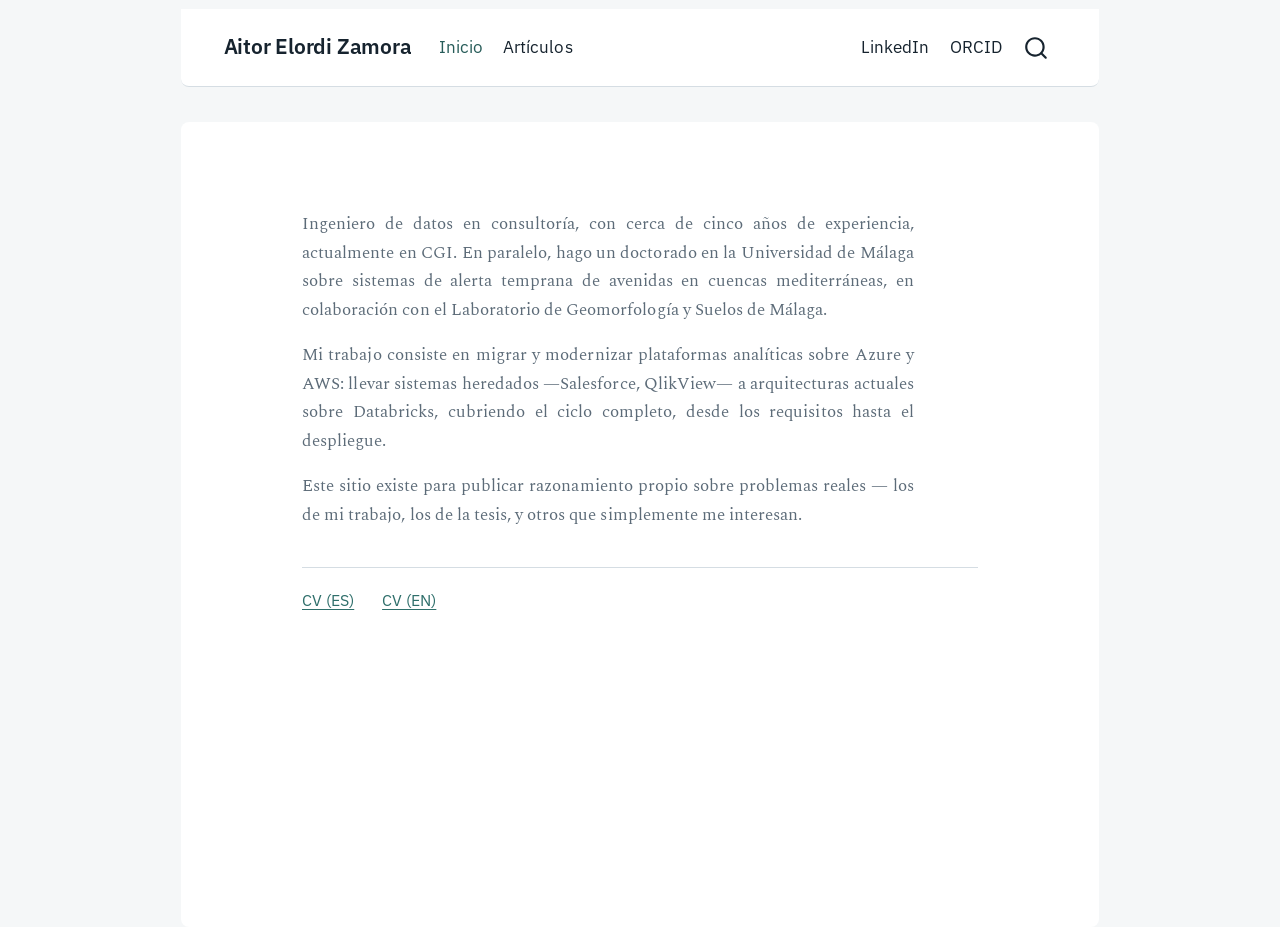
<file: index.html>
<!DOCTYPE html>
<html xmlns="http://www.w3.org/1999/xhtml" lang="en" xml:lang="en"><head>

<meta charset="utf-8">
<meta name="generator" content="quarto-1.10.18">

<meta name="viewport" content="width=device-width, initial-scale=1.0, user-scalable=yes">


<title>Aitor Elordi Zamora</title>
<style>
/* Default styles provided by pandoc.
** See https://pandoc.org/MANUAL.html#variables-for-html for config info.
*/
span.smallcaps{font-variant: small-caps;}
div.columns{display: flex; gap: 1.5em;}
div.column{flex: auto;}
@media screen {
div.columns{gap: min(4vw, 1.5em);}
div.column{overflow-x: auto;}
}
div.hanging-indent{margin-left: 1.5em; text-indent: -1.5em;}
ul.task-list{list-style: none;}
ul.task-list li input[type="checkbox"] {
  width: 0.8em;
  margin: 0 0.8em 0.2em -1em; /* quarto-specific, see https://github.com/quarto-dev/quarto-cli/issues/4556 */ 
  vertical-align: middle;
}
</style>


<script src="site_libs/quarto-nav/quarto-nav.js"></script>
<script src="site_libs/quarto-nav/headroom.min.js"></script>
<script src="site_libs/clipboard/clipboard.min.js"></script>
<script src="site_libs/quarto-search/autocomplete.umd.js"></script>
<script src="site_libs/quarto-search/fuse.min.js"></script>
<script src="site_libs/quarto-search/quarto-search.js"></script>
<meta name="quarto:offset" content="./">
<script src="site_libs/quarto-html/quarto.js" type="module"></script>
<script src="site_libs/quarto-html/tabsets/tabsets.js" type="module"></script>
<script src="site_libs/quarto-html/popper.min.js"></script>
<script src="site_libs/quarto-html/tippy.umd.min.js"></script>
<script src="site_libs/quarto-html/anchor.min.js"></script>
<link href="site_libs/quarto-html/tippy.css" rel="stylesheet">
<link href="site_libs/quarto-html/quarto-syntax-highlighting-64a204ab8560d761af7679ceaba22944.css" rel="stylesheet" id="quarto-text-highlighting-styles">
<script src="site_libs/bootstrap/bootstrap.min.js"></script>
<link href="site_libs/bootstrap/bootstrap-icons.css" rel="stylesheet">
<link href="site_libs/bootstrap/bootstrap-f82396a459fa6baa821c9434139e5e09.min.css" rel="stylesheet" append-hash="true" id="quarto-bootstrap" data-mode="light">
<script id="quarto-search-options" type="application/json">{
  "location": "navbar",
  "copy-button": false,
  "collapse-after": 3,
  "panel-placement": "end",
  "type": "overlay",
  "limit": 50,
  "keyboard-shortcut": [
    "f",
    "/",
    "s"
  ],
  "show-item-context": false,
  "language": {
    "search-no-results-text": "No results",
    "search-matching-documents-text": "matching documents",
    "search-copy-link-title": "Copy link to search",
    "search-hide-matches-text": "Hide additional matches",
    "search-more-match-text": "more match in this document",
    "search-more-matches-text": "more matches in this document",
    "search-clear-button-title": "Clear",
    "search-text-placeholder": "",
    "search-detached-cancel-button-title": "Cancel",
    "search-submit-button-title": "Submit",
    "search-label": "Search"
  }
}</script>
<meta name="robots" content="noindex, nofollow">


</head>

<body class="nav-fixed fullcontent quarto-light">

<div id="quarto-search-results"></div>
  <header id="quarto-header" class="headroom fixed-top">
    <nav class="navbar navbar-expand-lg " data-bs-theme="dark">
      <div class="navbar-container container-fluid">
      <div class="navbar-brand-container mx-auto">
    <a class="navbar-brand" href="./index.html">
    <span class="navbar-title">Aitor Elordi Zamora</span>
    </a>
  </div>
            <div id="quarto-search" class="" title="Search"></div>
          <button class="navbar-toggler" type="button" data-bs-toggle="collapse" data-bs-target="#navbarCollapse" aria-controls="navbarCollapse" role="menu" aria-expanded="false" aria-label="Toggle navigation" onclick="if (window.quartoToggleHeadroom) { window.quartoToggleHeadroom(); }">
  <span class="navbar-toggler-icon"></span>
</button>
          <div class="collapse navbar-collapse" id="navbarCollapse">
            <ul class="navbar-nav navbar-nav-scroll me-auto">
  <li class="nav-item">
    <a class="nav-link active" href="./index.html" aria-current="page"> 
<span class="menu-text">Inicio</span></a>
  </li>  
  <li class="nav-item">
    <a class="nav-link" href="./articulos.html"> 
<span class="menu-text">Artículos</span></a>
  </li>  
</ul>
            <ul class="navbar-nav navbar-nav-scroll ms-auto">
  <li class="nav-item">
    <a class="nav-link" href="https://www.linkedin.com/in/aitor-elordi-zamora"> 
<span class="menu-text">LinkedIn</span></a>
  </li>  
  <li class="nav-item">
    <a class="nav-link" href="https://orcid.org/0009-0006-1962-8078"> 
<span class="menu-text">ORCID</span></a>
  </li>  
</ul>
          </div> <!-- /navcollapse -->
            <div class="quarto-navbar-tools">
</div>
      </div> <!-- /container-fluid -->
    </nav>
</header>
<!-- content -->
<div id="quarto-content" class="quarto-container page-columns page-rows-contents page-layout-article page-navbar">
<!-- sidebar -->
<!-- margin-sidebar -->
    
<!-- main -->
<main class="content" id="quarto-document-content"><header id="title-block-header" class="quarto-title-block"></header>




<div class="hero">
<p><span class="bio">Ingeniero de datos en consultoría, con cerca de cinco años de experiencia, actualmente en CGI. En paralelo, hago un doctorado en la Universidad de Málaga sobre sistemas de alerta temprana de avenidas en cuencas mediterráneas, en colaboración con el Laboratorio de Geomorfología y Suelos de Málaga.</span></p>
<p><span class="bio">Mi trabajo consiste en migrar y modernizar plataformas analíticas sobre Azure y AWS: llevar sistemas heredados —Salesforce, QlikView— a arquitecturas actuales sobre Databricks, cubriendo el ciclo completo, desde los requisitos hasta el despliegue.</span></p>
<p><span class="bio">Este sitio existe para publicar razonamiento propio sobre problemas reales — los de mi trabajo, los de la tesis, y otros que simplemente me interesan.</span></p>
<div class="elsewhere">
<p><a href="cv.pdf">CV (ES)</a> <a href="cv_en.pdf">CV (EN)</a></p>
</div>
</div>



</main> <!-- /main -->
<script id="quarto-html-after-body" type="application/javascript">
  window.document.addEventListener("DOMContentLoaded", function (event) {
    const icon = "";
    const anchorJS = new window.AnchorJS();
    anchorJS.options = {
      placement: 'right',
      icon: icon
    };
    anchorJS.add('.anchored');
    const isCodeAnnotation = (el) => {
      for (const clz of el.classList) {
        if (clz.startsWith('code-annotation-')) {                     
          return true;
        }
      }
      return false;
    }
    const onCopySuccess = function(e) {
      // button target
      const button = e.trigger;
      // don't keep focus
      button.blur();
      // flash "checked"
      button.classList.add('code-copy-button-checked');
      var currentTitle = button.getAttribute("title");
      button.setAttribute("title", "Copied!");
      let tooltip;
      if (window.bootstrap) {
        button.setAttribute("data-bs-toggle", "tooltip");
        button.setAttribute("data-bs-placement", "left");
        button.setAttribute("data-bs-title", "Copied!");
        tooltip = new bootstrap.Tooltip(button, 
          { trigger: "manual", 
            customClass: "code-copy-button-tooltip",
            offset: [0, -8]});
        tooltip.show();    
      }
      setTimeout(function() {
        if (tooltip) {
          tooltip.hide();
          button.removeAttribute("data-bs-title");
          button.removeAttribute("data-bs-toggle");
          button.removeAttribute("data-bs-placement");
        }
        button.setAttribute("title", currentTitle);
        button.classList.remove('code-copy-button-checked');
      }, 1000);
      // clear code selection
      e.clearSelection();
    }
    const getTextToCopy = function(trigger) {
      const outerScaffold = trigger.parentElement.cloneNode(true);
      const codeEl = outerScaffold.querySelector('code');
      for (const childEl of codeEl.children) {
        if (isCodeAnnotation(childEl)) {
          childEl.remove();
        }
      }
      return codeEl.innerText;
    }
    const clipboard = new window.ClipboardJS('.code-copy-button:not([data-in-quarto-modal])', {
      text: getTextToCopy
    });
    clipboard.on('success', onCopySuccess);
    if (window.document.getElementById('quarto-embedded-source-code-modal')) {
      const clipboardModal = new window.ClipboardJS('.code-copy-button[data-in-quarto-modal]', {
        text: getTextToCopy,
        container: window.document.getElementById('quarto-embedded-source-code-modal')
      });
      clipboardModal.on('success', onCopySuccess);
    }
      var localhostRegex = new RegExp(/^(?:http|https):\/\/localhost\:?[0-9]*\//);
      var mailtoRegex = new RegExp(/^mailto:/);
        var filterRegex = new RegExp("https:\/\/aitorez\.github\.io\/portfolio");
      var isInternal = (href) => {
          return filterRegex.test(href) || localhostRegex.test(href) || mailtoRegex.test(href);
      }
      // Inspect non-navigation links and adorn them if external
     var links = window.document.querySelectorAll('a[href]:not(.nav-link):not(.navbar-brand):not(.toc-action):not(.sidebar-link):not(.sidebar-item-toggle):not(.pagination-link):not(.no-external):not([aria-hidden]):not(.dropdown-item):not(.quarto-navigation-tool):not(.about-link)');
      for (var i=0; i<links.length; i++) {
        const link = links[i];
        if (!isInternal(link.href)) {
          // undo the damage that might have been done by quarto-nav.js in the case of
          // links that we want to consider external
          if (link.dataset.originalHref !== undefined) {
            link.href = link.dataset.originalHref;
          }
            // target, if specified
            link.setAttribute("target", "_blank");
            if (link.getAttribute("rel") === null) {
              link.setAttribute("rel", "noopener");
            }
        }
      }
    function tippyHover(el, contentFn, onTriggerFn, onUntriggerFn) {
      const config = {
        allowHTML: true,
        maxWidth: 500,
        delay: 100,
        arrow: false,
        appendTo: function(el) {
            return el.parentElement;
        },
        interactive: true,
        interactiveBorder: 10,
        theme: 'quarto',
        placement: 'bottom-start',
      };
      if (contentFn) {
        config.content = contentFn;
      }
      if (onTriggerFn) {
        config.onTrigger = onTriggerFn;
      }
      if (onUntriggerFn) {
        config.onUntrigger = onUntriggerFn;
      }
      window.tippy(el, config); 
    }
    const noterefs = window.document.querySelectorAll('a[role="doc-noteref"]');
    for (var i=0; i<noterefs.length; i++) {
      const ref = noterefs[i];
      tippyHover(ref, function() {
        // use id or data attribute instead here
        let href = ref.getAttribute('data-footnote-href') || ref.getAttribute('href');
        try { href = new URL(href).hash; } catch {}
        const id = href.replace(/^#\/?/, "");
        const note = window.document.getElementById(id);
        if (note) {
          return note.innerHTML;
        } else {
          return "";
        }
      });
    }
    const xrefs = window.document.querySelectorAll('a.quarto-xref');
    const processXRef = (id, note) => {
      // Strip column container classes
      const stripColumnClz = (el) => {
        el.classList.remove("page-full", "page-columns");
        if (el.children) {
          for (const child of el.children) {
            stripColumnClz(child);
          }
        }
      }
      stripColumnClz(note)
      if (id === null || id.startsWith('sec-')) {
        // Special case sections, only their first couple elements
        const container = document.createElement("div");
        if (note.children && note.children.length > 2) {
          container.appendChild(note.children[0].cloneNode(true));
          for (let i = 1; i < note.children.length; i++) {
            const child = note.children[i];
            if (child.tagName === "P" && child.innerText === "") {
              continue;
            } else {
              container.appendChild(child.cloneNode(true));
              break;
            }
          }
          if (window.Quarto?.typesetMath) {
            window.Quarto.typesetMath(container);
          }
          return container.innerHTML
        } else {
          if (window.Quarto?.typesetMath) {
            window.Quarto.typesetMath(note);
          }
          return note.innerHTML;
        }
      } else {
        // Remove any anchor links if they are present
        const anchorLink = note.querySelector('a.anchorjs-link');
        if (anchorLink) {
          anchorLink.remove();
        }
        if (window.Quarto?.typesetMath) {
          window.Quarto.typesetMath(note);
        }
        if (note.classList.contains("callout")) {
          return note.outerHTML;
        } else {
          return note.innerHTML;
        }
      }
    }
    for (var i=0; i<xrefs.length; i++) {
      const xref = xrefs[i];
      tippyHover(xref, undefined, function(instance) {
        instance.disable();
        let url = xref.getAttribute('href');
        let hash = undefined; 
        if (url.startsWith('#')) {
          hash = url;
        } else {
          try { hash = new URL(url).hash; } catch {}
        }
        if (hash) {
          const id = hash.replace(/^#\/?/, "");
          const note = window.document.getElementById(id);
          if (note !== null) {
            try {
              const html = processXRef(id, note.cloneNode(true));
              instance.setContent(html);
            } finally {
              instance.enable();
              instance.show();
            }
          } else {
            // See if we can fetch this
            fetch(url.split('#')[0])
            .then(res => res.text())
            .then(html => {
              const parser = new DOMParser();
              const htmlDoc = parser.parseFromString(html, "text/html");
              const note = htmlDoc.getElementById(id);
              if (note !== null) {
                const html = processXRef(id, note);
                instance.setContent(html);
              } 
            }).finally(() => {
              instance.enable();
              instance.show();
            });
          }
        } else {
          // See if we can fetch a full url (with no hash to target)
          // This is a special case and we should probably do some content thinning / targeting
          fetch(url)
          .then(res => res.text())
          .then(html => {
            const parser = new DOMParser();
            const htmlDoc = parser.parseFromString(html, "text/html");
            const note = htmlDoc.querySelector('main.content');
            if (note !== null) {
              // This should only happen for chapter cross references
              // (since there is no id in the URL)
              // remove the first header
              if (note.children.length > 0 && note.children[0].tagName === "HEADER") {
                note.children[0].remove();
              }
              const html = processXRef(null, note);
              instance.setContent(html);
            } 
          }).finally(() => {
            instance.enable();
            instance.show();
          });
        }
      }, function(instance) {
      });
    }
        let selectedAnnoteEl;
        const selectorForAnnotation = ( cell, annotation) => {
          let cellAttr = 'data-code-cell="' + cell + '"';
          let lineAttr = 'data-code-annotation="' +  annotation + '"';
          const selector = 'span[' + cellAttr + '][' + lineAttr + ']';
          return selector;
        }
        const selectCodeLines = (annoteEl) => {
          const doc = window.document;
          const targetCell = annoteEl.getAttribute("data-target-cell");
          const targetAnnotation = annoteEl.getAttribute("data-target-annotation");
          const annoteSpan = window.document.querySelector(selectorForAnnotation(targetCell, targetAnnotation));
          const lines = annoteSpan.getAttribute("data-code-lines").split(",");
          const lineIds = lines.map((line) => {
            return targetCell + "-" + line;
          })
          let top = null;
          let height = null;
          let parent = null;
          if (lineIds.length > 0) {
              //compute the position of the single el (top and bottom and make a div)
              const el = window.document.getElementById(lineIds[0]);
              top = el.offsetTop;
              height = el.offsetHeight;
              parent = el.parentElement.parentElement;
            if (lineIds.length > 1) {
              const lastEl = window.document.getElementById(lineIds[lineIds.length - 1]);
              const bottom = lastEl.offsetTop + lastEl.offsetHeight;
              height = bottom - top;
            }
            if (top !== null && height !== null && parent !== null) {
              // cook up a div (if necessary) and position it 
              let div = window.document.getElementById("code-annotation-line-highlight");
              if (div === null) {
                div = window.document.createElement("div");
                div.setAttribute("id", "code-annotation-line-highlight");
                div.style.position = 'absolute';
                parent.appendChild(div);
              }
              div.style.top = top - 2 + "px";
              div.style.height = height + 4 + "px";
              div.style.left = 0;
              let gutterDiv = window.document.getElementById("code-annotation-line-highlight-gutter");
              if (gutterDiv === null) {
                gutterDiv = window.document.createElement("div");
                gutterDiv.setAttribute("id", "code-annotation-line-highlight-gutter");
                gutterDiv.style.position = 'absolute';
                const codeCell = window.document.getElementById(targetCell);
                const gutter = codeCell.querySelector('.code-annotation-gutter');
                gutter.appendChild(gutterDiv);
              }
              gutterDiv.style.top = top - 2 + "px";
              gutterDiv.style.height = height + 4 + "px";
            }
            selectedAnnoteEl = annoteEl;
          }
        };
        const unselectCodeLines = () => {
          const elementsIds = ["code-annotation-line-highlight", "code-annotation-line-highlight-gutter"];
          elementsIds.forEach((elId) => {
            const div = window.document.getElementById(elId);
            if (div) {
              div.remove();
            }
          });
          selectedAnnoteEl = undefined;
        };
          // Handle positioning of the toggle
      window.addEventListener(
        "resize",
        throttle(() => {
          elRect = undefined;
          if (selectedAnnoteEl) {
            selectCodeLines(selectedAnnoteEl);
          }
        }, 10)
      );
      function throttle(fn, ms) {
      let throttle = false;
      let timer;
        return (...args) => {
          if(!throttle) { // first call gets through
              fn.apply(this, args);
              throttle = true;
          } else { // all the others get throttled
              if(timer) clearTimeout(timer); // cancel #2
              timer = setTimeout(() => {
                fn.apply(this, args);
                timer = throttle = false;
              }, ms);
          }
        };
      }
        // Attach click handler to the DT
        const annoteDls = window.document.querySelectorAll('dt[data-target-cell]');
        for (const annoteDlNode of annoteDls) {
          annoteDlNode.addEventListener('click', (event) => {
            const clickedEl = event.target;
            if (clickedEl !== selectedAnnoteEl) {
              unselectCodeLines();
              const activeEl = window.document.querySelector('dt[data-target-cell].code-annotation-active');
              if (activeEl) {
                activeEl.classList.remove('code-annotation-active');
              }
              selectCodeLines(clickedEl);
              clickedEl.classList.add('code-annotation-active');
            } else {
              // Unselect the line
              unselectCodeLines();
              clickedEl.classList.remove('code-annotation-active');
            }
          });
        }
    const findCites = (el) => {
      const parentEl = el.parentElement;
      if (parentEl) {
        const cites = parentEl.dataset.cites;
        if (cites) {
          return {
            el,
            cites: cites.split(' ')
          };
        } else {
          return findCites(el.parentElement)
        }
      } else {
        return undefined;
      }
    };
    var bibliorefs = window.document.querySelectorAll('a[role="doc-biblioref"]');
    for (var i=0; i<bibliorefs.length; i++) {
      const ref = bibliorefs[i];
      const citeInfo = findCites(ref);
      if (citeInfo) {
        tippyHover(citeInfo.el, function() {
          var popup = window.document.createElement('div');
          citeInfo.cites.forEach(function(cite) {
            var citeDiv = window.document.createElement('div');
            citeDiv.classList.add('hanging-indent');
            citeDiv.classList.add('csl-entry');
            var biblioDiv = window.document.getElementById('ref-' + cite);
            if (biblioDiv) {
              citeDiv.innerHTML = biblioDiv.innerHTML;
            }
            popup.appendChild(citeDiv);
          });
          return popup.innerHTML;
        });
      }
    }
  });
  </script>
</div> <!-- /content -->




</body></html>
</file>
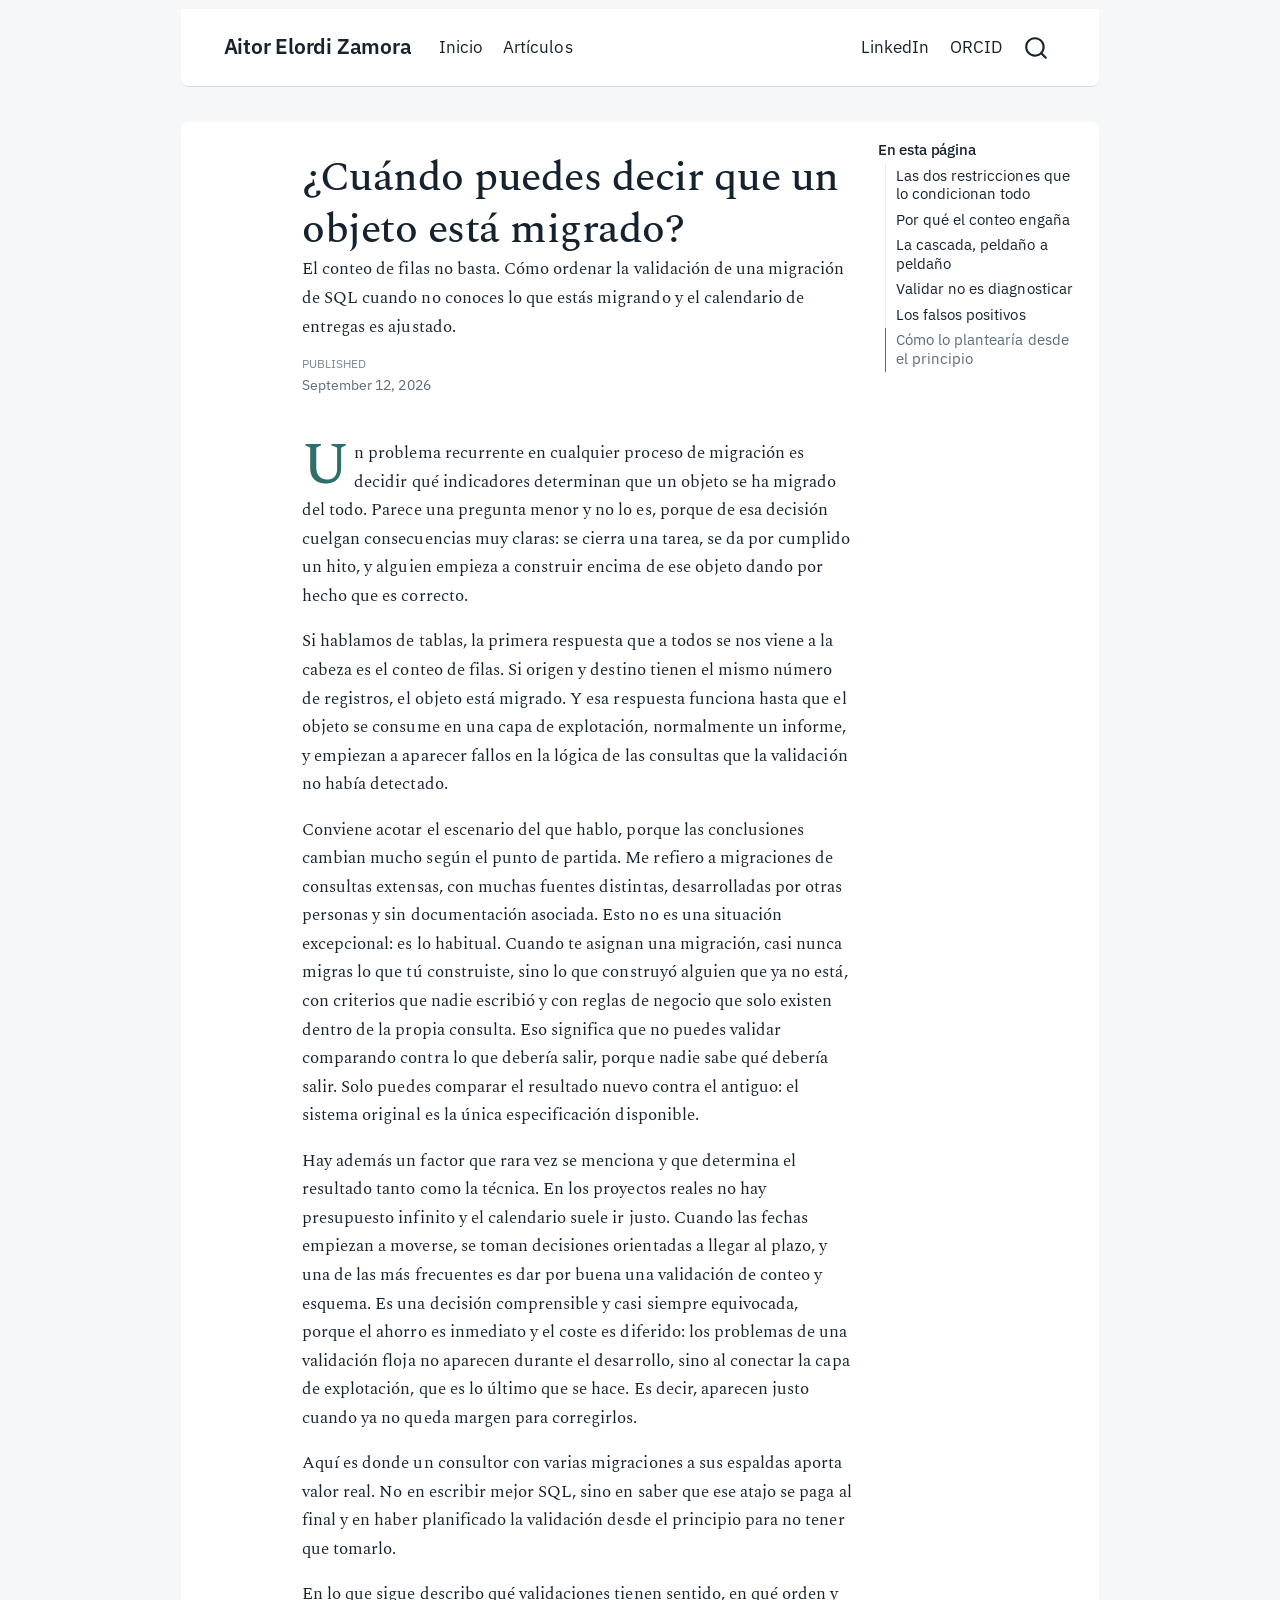
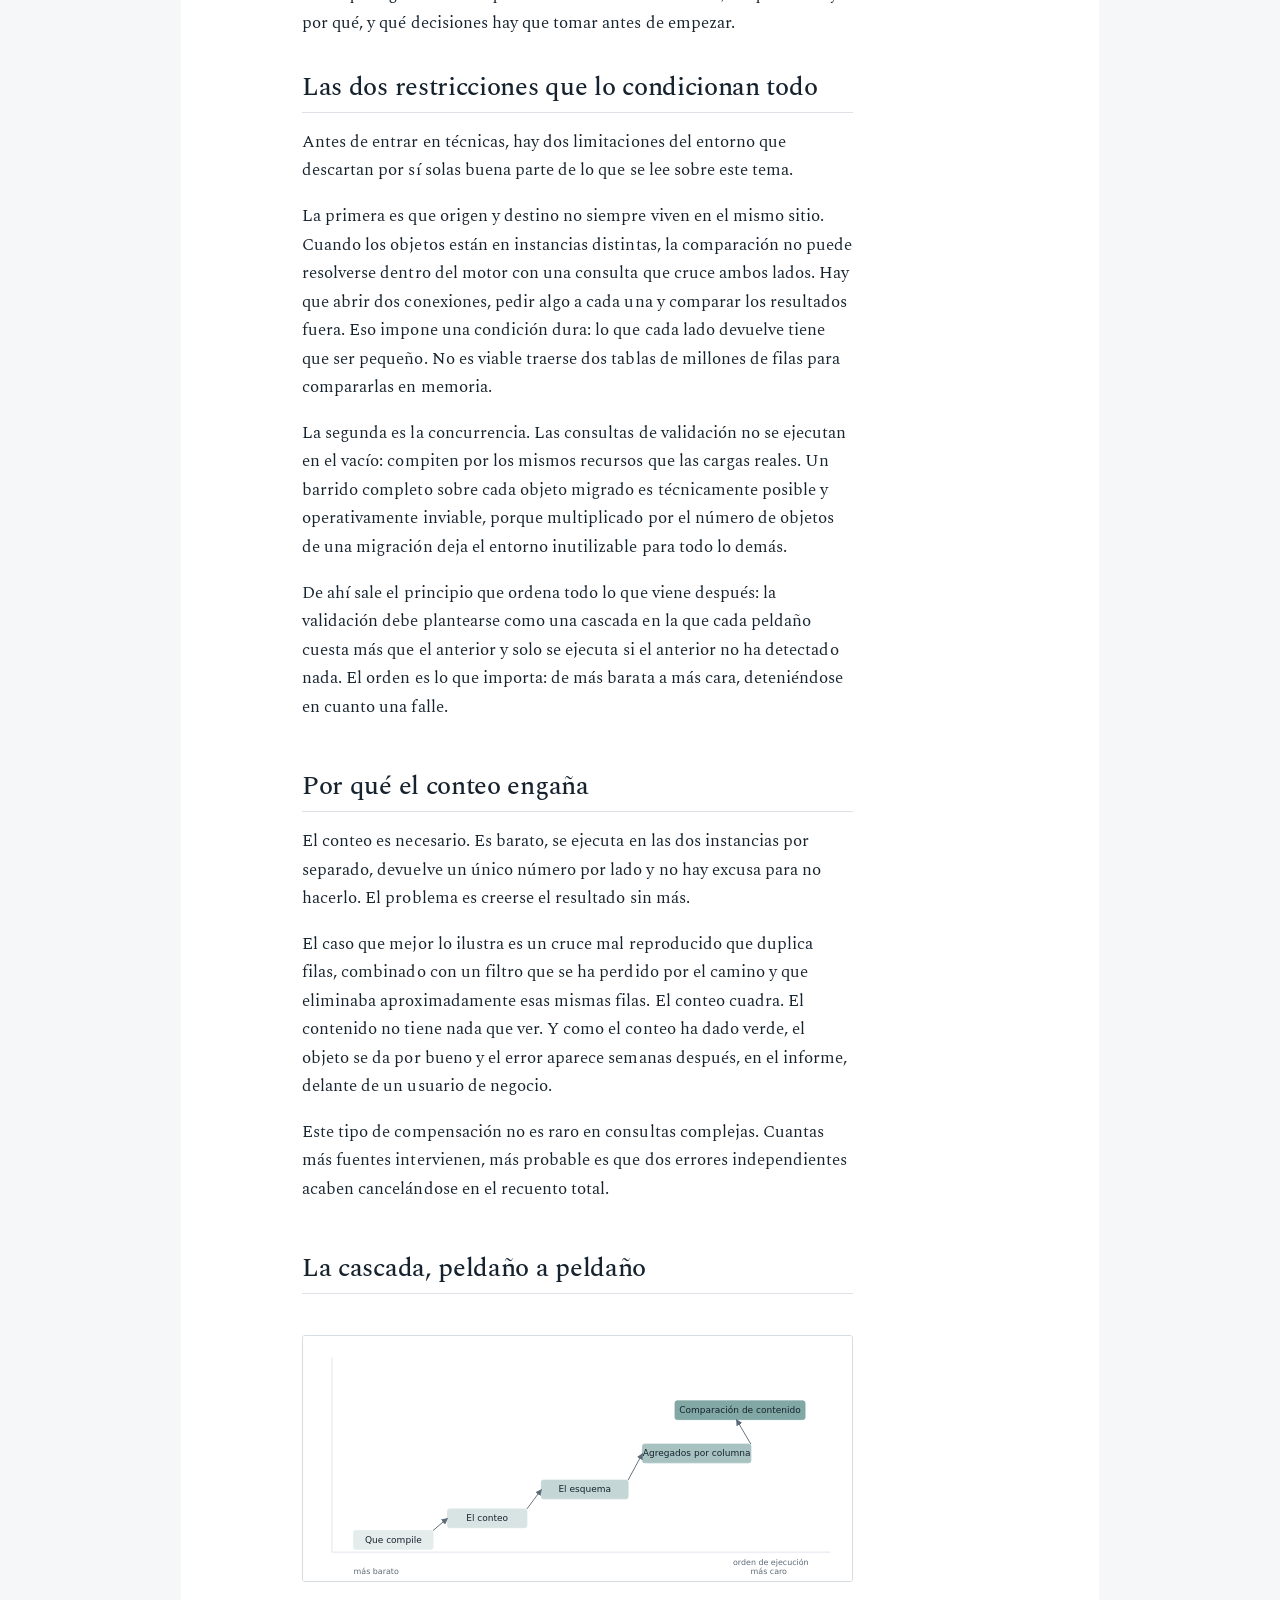
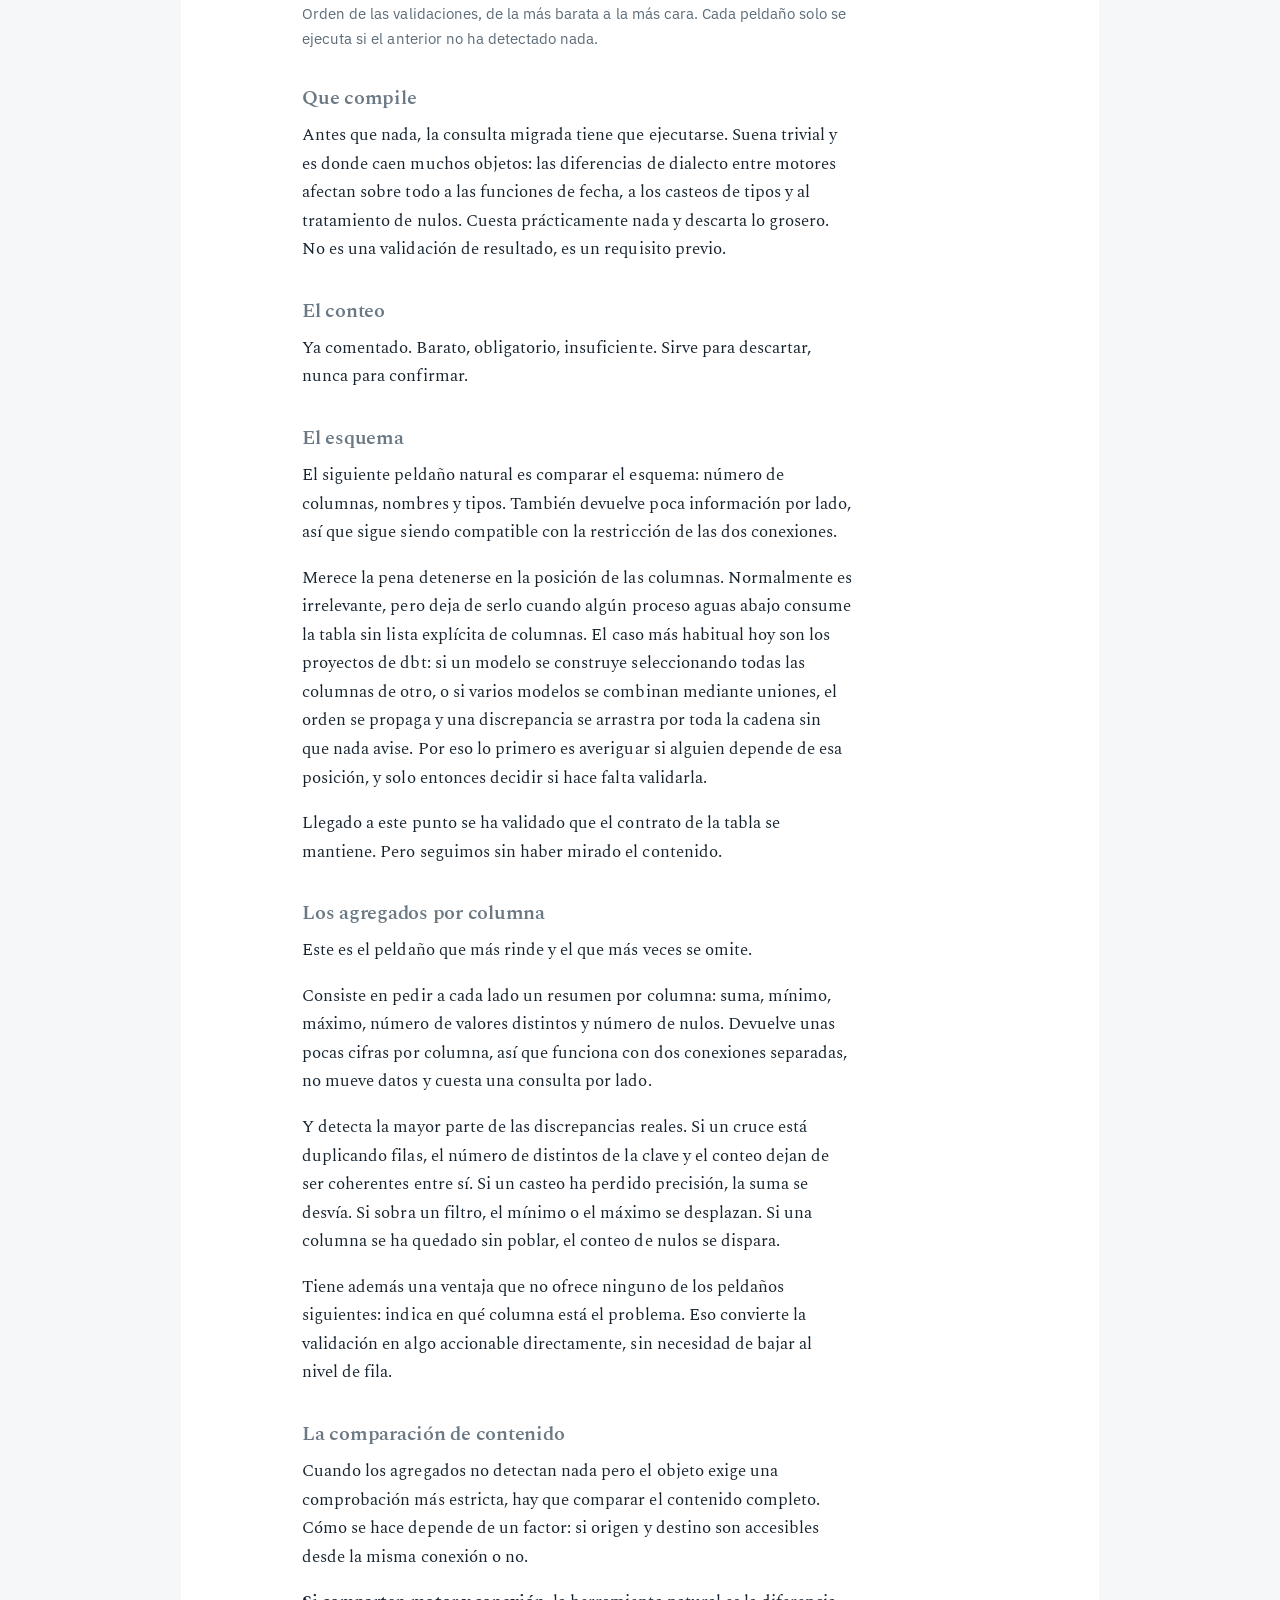
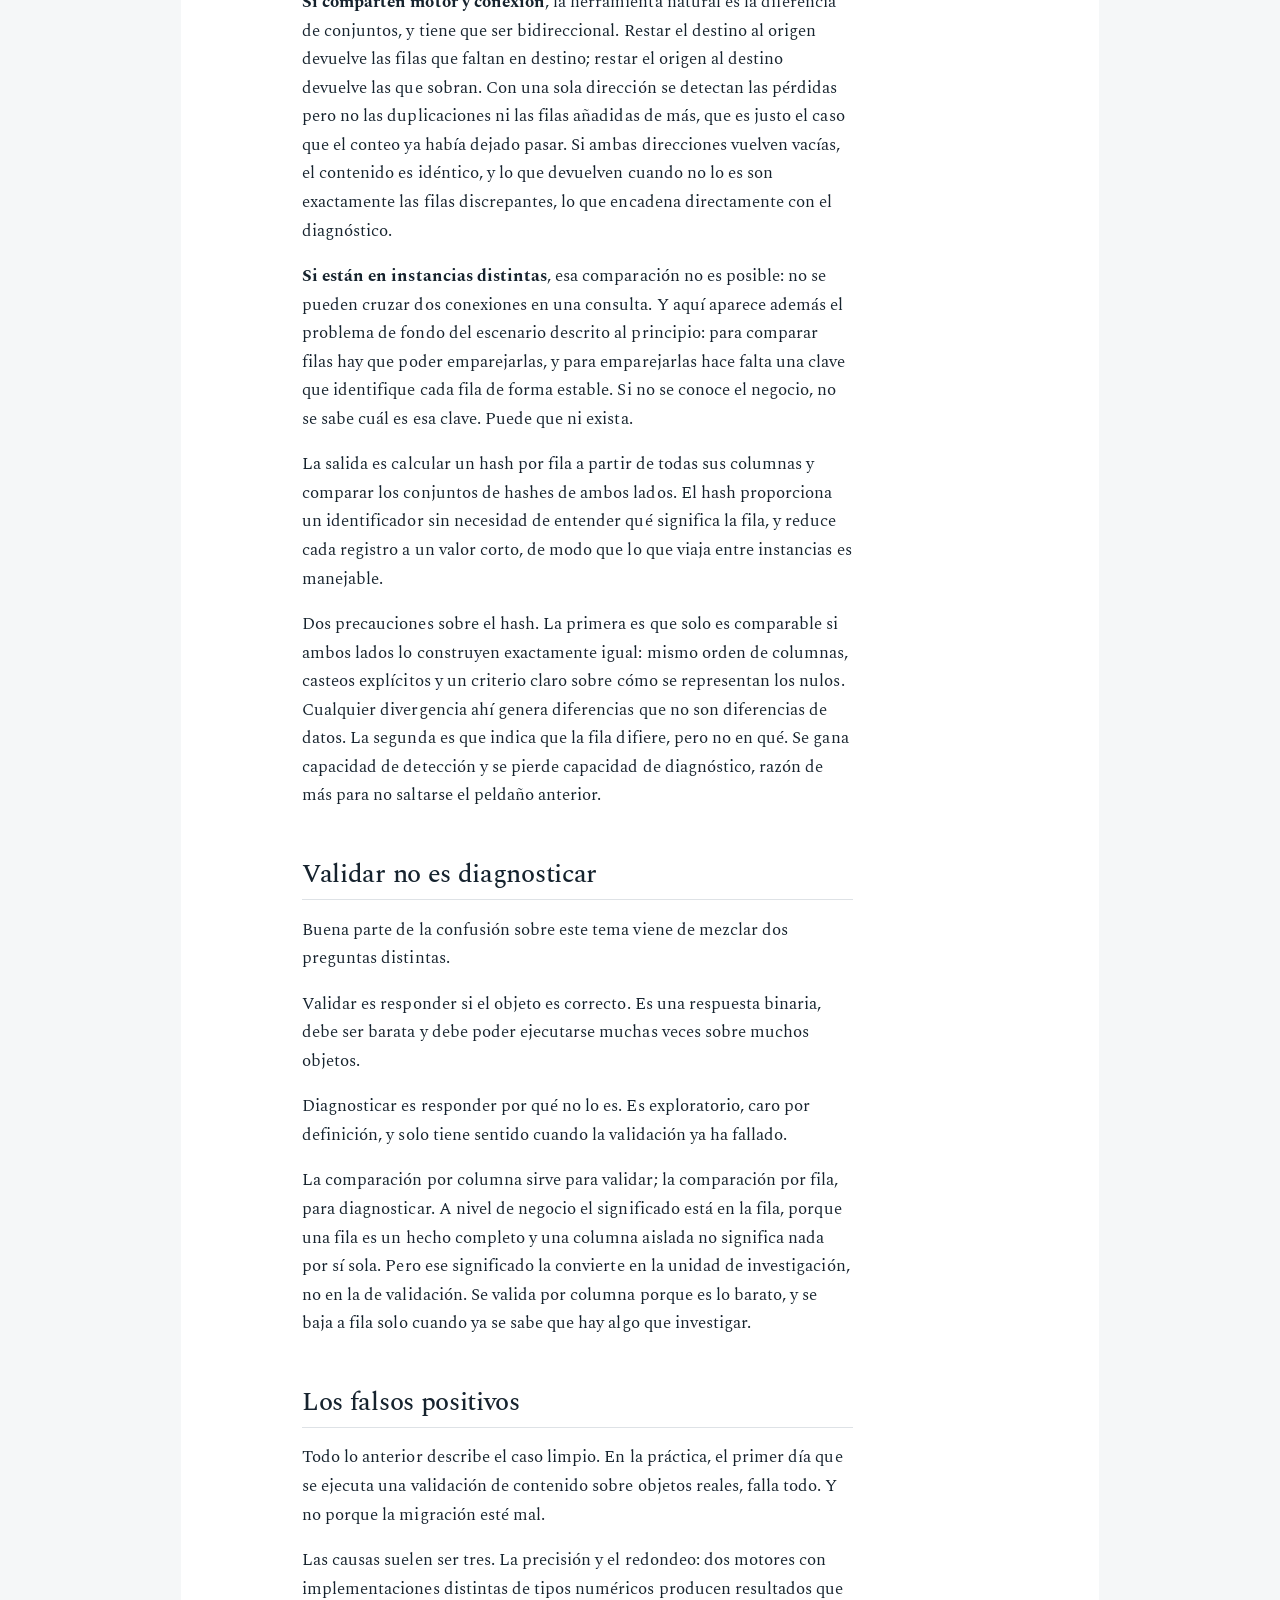
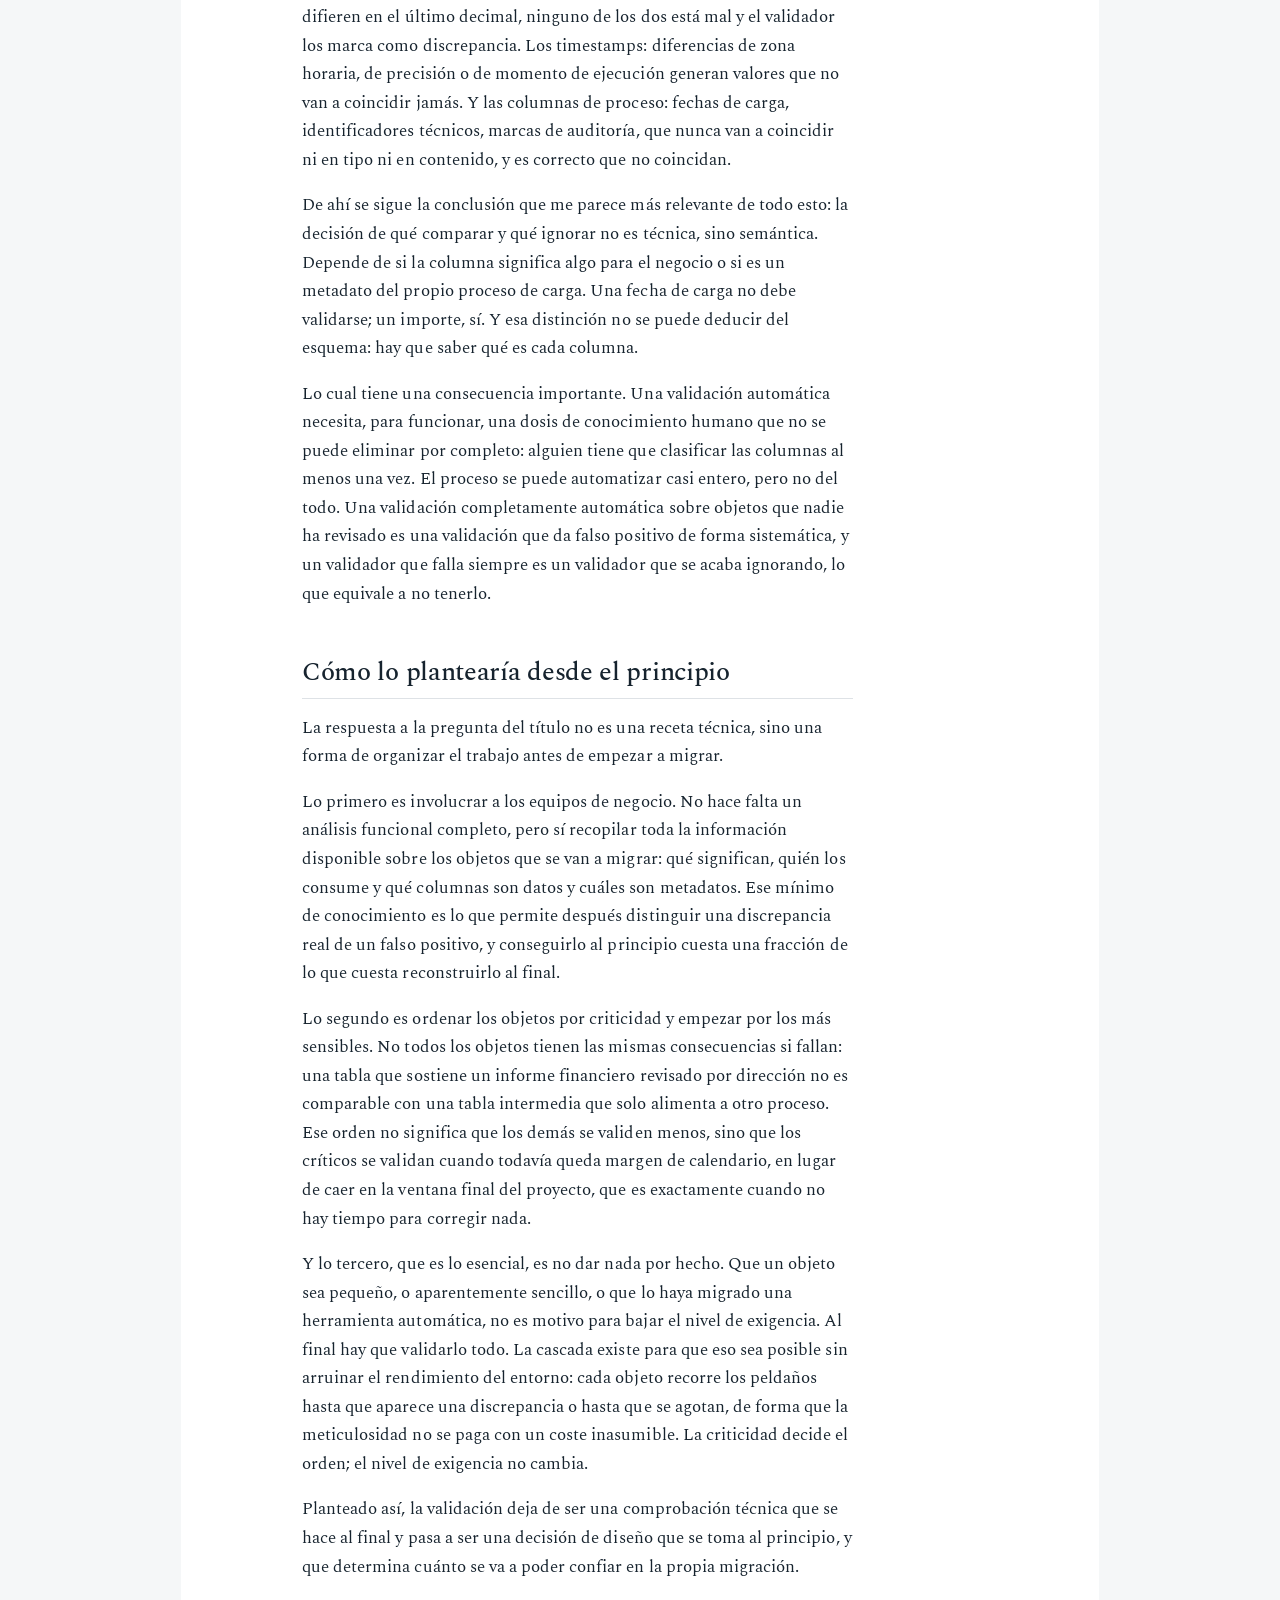
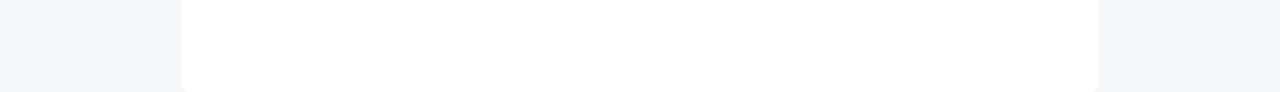
<file: posts/validacion-migraciones/index.html>
<!DOCTYPE html>
<html xmlns="http://www.w3.org/1999/xhtml" lang="en" xml:lang="en"><head>

<meta charset="utf-8">
<meta name="generator" content="quarto-1.10.18">

<meta name="viewport" content="width=device-width, initial-scale=1.0, user-scalable=yes">

<meta name="dcterms.date" content="2026-09-12">
<meta name="description" content="El conteo de filas no basta. Cómo ordenar la validación de una migración de SQL cuando no conoces lo que estás migrando y el calendario de entregas es ajustado.">

<title>¿Cuándo puedes decir que un objeto está migrado? – Aitor Elordi Zamora</title>
<style>
/* Default styles provided by pandoc.
** See https://pandoc.org/MANUAL.html#variables-for-html for config info.
*/
span.smallcaps{font-variant: small-caps;}
div.columns{display: flex; gap: 1.5em;}
div.column{flex: auto;}
@media screen {
div.columns{gap: min(4vw, 1.5em);}
div.column{overflow-x: auto;}
}
div.hanging-indent{margin-left: 1.5em; text-indent: -1.5em;}
ul.task-list{list-style: none;}
ul.task-list li input[type="checkbox"] {
  width: 0.8em;
  margin: 0 0.8em 0.2em -1em; /* quarto-specific, see https://github.com/quarto-dev/quarto-cli/issues/4556 */ 
  vertical-align: middle;
}
</style>


<script src="../../site_libs/quarto-nav/quarto-nav.js"></script>
<script src="../../site_libs/quarto-nav/headroom.min.js"></script>
<script src="../../site_libs/clipboard/clipboard.min.js"></script>
<script src="../../site_libs/quarto-search/autocomplete.umd.js"></script>
<script src="../../site_libs/quarto-search/fuse.min.js"></script>
<script src="../../site_libs/quarto-search/quarto-search.js"></script>
<meta name="quarto:offset" content="../../">
<script src="../../site_libs/quarto-html/quarto.js" type="module"></script>
<script src="../../site_libs/quarto-html/tabsets/tabsets.js" type="module"></script>
<script src="../../site_libs/quarto-html/popper.min.js"></script>
<script src="../../site_libs/quarto-html/tippy.umd.min.js"></script>
<script src="../../site_libs/quarto-html/anchor.min.js"></script>
<link href="../../site_libs/quarto-html/tippy.css" rel="stylesheet">
<link href="../../site_libs/quarto-html/quarto-syntax-highlighting-64a204ab8560d761af7679ceaba22944.css" rel="stylesheet" id="quarto-text-highlighting-styles">
<script src="../../site_libs/bootstrap/bootstrap.min.js"></script>
<link href="../../site_libs/bootstrap/bootstrap-icons.css" rel="stylesheet">
<link href="../../site_libs/bootstrap/bootstrap-f82396a459fa6baa821c9434139e5e09.min.css" rel="stylesheet" append-hash="true" id="quarto-bootstrap" data-mode="light">
<script id="quarto-search-options" type="application/json">{
  "location": "navbar",
  "copy-button": false,
  "collapse-after": 3,
  "panel-placement": "end",
  "type": "overlay",
  "limit": 50,
  "keyboard-shortcut": [
    "f",
    "/",
    "s"
  ],
  "show-item-context": false,
  "language": {
    "search-no-results-text": "No results",
    "search-matching-documents-text": "matching documents",
    "search-copy-link-title": "Copy link to search",
    "search-hide-matches-text": "Hide additional matches",
    "search-more-match-text": "more match in this document",
    "search-more-matches-text": "more matches in this document",
    "search-clear-button-title": "Clear",
    "search-text-placeholder": "",
    "search-detached-cancel-button-title": "Cancel",
    "search-submit-button-title": "Submit",
    "search-label": "Search"
  }
}</script>
<meta name="robots" content="noindex, nofollow">


</head>

<body class="nav-fixed quarto-light">

<div id="quarto-search-results"></div>
  <header id="quarto-header" class="headroom fixed-top">
    <nav class="navbar navbar-expand-lg " data-bs-theme="dark">
      <div class="navbar-container container-fluid">
      <div class="navbar-brand-container mx-auto">
    <a class="navbar-brand" href="../../index.html">
    <span class="navbar-title">Aitor Elordi Zamora</span>
    </a>
  </div>
            <div id="quarto-search" class="" title="Search"></div>
          <button class="navbar-toggler" type="button" data-bs-toggle="collapse" data-bs-target="#navbarCollapse" aria-controls="navbarCollapse" role="menu" aria-expanded="false" aria-label="Toggle navigation" onclick="if (window.quartoToggleHeadroom) { window.quartoToggleHeadroom(); }">
  <span class="navbar-toggler-icon"></span>
</button>
          <div class="collapse navbar-collapse" id="navbarCollapse">
            <ul class="navbar-nav navbar-nav-scroll me-auto">
  <li class="nav-item">
    <a class="nav-link" href="../../index.html"> 
<span class="menu-text">Inicio</span></a>
  </li>  
  <li class="nav-item">
    <a class="nav-link" href="../../articulos.html"> 
<span class="menu-text">Artículos</span></a>
  </li>  
</ul>
            <ul class="navbar-nav navbar-nav-scroll ms-auto">
  <li class="nav-item">
    <a class="nav-link" href="https://www.linkedin.com/in/aitor-elordi-zamora"> 
<span class="menu-text">LinkedIn</span></a>
  </li>  
  <li class="nav-item">
    <a class="nav-link" href="https://orcid.org/0009-0006-1962-8078"> 
<span class="menu-text">ORCID</span></a>
  </li>  
</ul>
          </div> <!-- /navcollapse -->
            <div class="quarto-navbar-tools">
</div>
      </div> <!-- /container-fluid -->
    </nav>
</header>
<!-- content -->
<div id="quarto-content" class="quarto-container page-columns page-rows-contents page-layout-article page-navbar">
<!-- sidebar -->
<!-- margin-sidebar -->
    <div id="quarto-margin-sidebar" class="sidebar margin-sidebar">
        <nav id="TOC" role="doc-toc" class="toc-active">
    <h2 id="toc-title">En esta página</h2>
   
  <ul class="collapse">
  <li><a href="#las-dos-restricciones-que-lo-condicionan-todo" id="toc-las-dos-restricciones-que-lo-condicionan-todo" class="nav-link active" data-scroll-target="#las-dos-restricciones-que-lo-condicionan-todo">Las dos restricciones que lo condicionan todo</a></li>
  <li><a href="#por-qué-el-conteo-engaña" id="toc-por-qué-el-conteo-engaña" class="nav-link" data-scroll-target="#por-qué-el-conteo-engaña">Por qué el conteo engaña</a></li>
  <li><a href="#la-cascada-peldaño-a-peldaño" id="toc-la-cascada-peldaño-a-peldaño" class="nav-link" data-scroll-target="#la-cascada-peldaño-a-peldaño">La cascada, peldaño a peldaño</a></li>
  <li><a href="#validar-no-es-diagnosticar" id="toc-validar-no-es-diagnosticar" class="nav-link" data-scroll-target="#validar-no-es-diagnosticar">Validar no es diagnosticar</a></li>
  <li><a href="#los-falsos-positivos" id="toc-los-falsos-positivos" class="nav-link" data-scroll-target="#los-falsos-positivos">Los falsos positivos</a></li>
  <li><a href="#cómo-lo-plantearía-desde-el-principio" id="toc-cómo-lo-plantearía-desde-el-principio" class="nav-link" data-scroll-target="#cómo-lo-plantearía-desde-el-principio">Cómo lo plantearía desde el principio</a></li>
  </ul>
</nav>
    </div>
<!-- main -->
<main class="content" id="quarto-document-content">

<header id="title-block-header" class="quarto-title-block default">
<div class="quarto-title">
<h1 class="title">¿Cuándo puedes decir que un objeto está migrado?</h1>
</div>

<div>
  <div class="description">
    El conteo de filas no basta. Cómo ordenar la validación de una migración de SQL cuando no conoces lo que estás migrando y el calendario de entregas es ajustado.
  </div>
</div>


<div class="quarto-title-meta">

    
    <div>
    <div class="quarto-title-meta-heading">Published</div>
    <div class="quarto-title-meta-contents">
      <p class="date">September 12, 2026</p>
    </div>
  </div>
  
    
  </div>
  


</header>


<p>Un problema recurrente en cualquier proceso de migración es decidir qué indicadores determinan que un objeto se ha migrado del todo. Parece una pregunta menor y no lo es, porque de esa decisión cuelgan consecuencias muy claras: se cierra una tarea, se da por cumplido un hito, y alguien empieza a construir encima de ese objeto dando por hecho que es correcto.</p>
<p>Si hablamos de tablas, la primera respuesta que a todos se nos viene a la cabeza es el conteo de filas. Si origen y destino tienen el mismo número de registros, el objeto está migrado. Y esa respuesta funciona hasta que el objeto se consume en una capa de explotación, normalmente un informe, y empiezan a aparecer fallos en la lógica de las consultas que la validación no había detectado.</p>
<p>Conviene acotar el escenario del que hablo, porque las conclusiones cambian mucho según el punto de partida. Me refiero a migraciones de consultas extensas, con muchas fuentes distintas, desarrolladas por otras personas y sin documentación asociada. Esto no es una situación excepcional: es lo habitual. Cuando te asignan una migración, casi nunca migras lo que tú construiste, sino lo que construyó alguien que ya no está, con criterios que nadie escribió y con reglas de negocio que solo existen dentro de la propia consulta. Eso significa que no puedes validar comparando contra lo que debería salir, porque nadie sabe qué debería salir. Solo puedes comparar el resultado nuevo contra el antiguo: el sistema original es la única especificación disponible.</p>
<p>Hay además un factor que rara vez se menciona y que determina el resultado tanto como la técnica. En los proyectos reales no hay presupuesto infinito y el calendario suele ir justo. Cuando las fechas empiezan a moverse, se toman decisiones orientadas a llegar al plazo, y una de las más frecuentes es dar por buena una validación de conteo y esquema. Es una decisión comprensible y casi siempre equivocada, porque el ahorro es inmediato y el coste es diferido: los problemas de una validación floja no aparecen durante el desarrollo, sino al conectar la capa de explotación, que es lo último que se hace. Es decir, aparecen justo cuando ya no queda margen para corregirlos.</p>
<p>Aquí es donde un consultor con varias migraciones a sus espaldas aporta valor real. No en escribir mejor SQL, sino en saber que ese atajo se paga al final y en haber planificado la validación desde el principio para no tener que tomarlo.</p>
<p>En lo que sigue describo qué validaciones tienen sentido, en qué orden y por qué, y qué decisiones hay que tomar antes de empezar.</p>
<section id="las-dos-restricciones-que-lo-condicionan-todo" class="level2">
<h2 class="anchored" data-anchor-id="las-dos-restricciones-que-lo-condicionan-todo">Las dos restricciones que lo condicionan todo</h2>
<p>Antes de entrar en técnicas, hay dos limitaciones del entorno que descartan por sí solas buena parte de lo que se lee sobre este tema.</p>
<p>La primera es que origen y destino no siempre viven en el mismo sitio. Cuando los objetos están en instancias distintas, la comparación no puede resolverse dentro del motor con una consulta que cruce ambos lados. Hay que abrir dos conexiones, pedir algo a cada una y comparar los resultados fuera. Eso impone una condición dura: lo que cada lado devuelve tiene que ser pequeño. No es viable traerse dos tablas de millones de filas para compararlas en memoria.</p>
<p>La segunda es la concurrencia. Las consultas de validación no se ejecutan en el vacío: compiten por los mismos recursos que las cargas reales. Un barrido completo sobre cada objeto migrado es técnicamente posible y operativamente inviable, porque multiplicado por el número de objetos de una migración deja el entorno inutilizable para todo lo demás.</p>
<p>De ahí sale el principio que ordena todo lo que viene después: la validación debe plantearse como una cascada en la que cada peldaño cuesta más que el anterior y solo se ejecuta si el anterior no ha detectado nada. El orden es lo que importa: de más barata a más cara, deteniéndose en cuanto una falle.</p>
</section>
<section id="por-qué-el-conteo-engaña" class="level2">
<h2 class="anchored" data-anchor-id="por-qué-el-conteo-engaña">Por qué el conteo engaña</h2>
<p>El conteo es necesario. Es barato, se ejecuta en las dos instancias por separado, devuelve un único número por lado y no hay excusa para no hacerlo. El problema es creerse el resultado sin más.</p>
<p>El caso que mejor lo ilustra es un cruce mal reproducido que duplica filas, combinado con un filtro que se ha perdido por el camino y que eliminaba aproximadamente esas mismas filas. El conteo cuadra. El contenido no tiene nada que ver. Y como el conteo ha dado verde, el objeto se da por bueno y el error aparece semanas después, en el informe, delante de un usuario de negocio.</p>
<p>Este tipo de compensación no es raro en consultas complejas. Cuantas más fuentes intervienen, más probable es que dos errores independientes acaben cancelándose en el recuento total.</p>
</section>
<section id="la-cascada-peldaño-a-peldaño" class="level2">
<h2 class="anchored" data-anchor-id="la-cascada-peldaño-a-peldaño">La cascada, peldaño a peldaño</h2>
<div class="quarto-figure quarto-figure-center">
<figure class="figure">
<p><img src="diagrama-cascada-validacion.svg" class="img-fluid figure-img"></p>
<figcaption>Orden de las validaciones, de la más barata a la más cara. Cada peldaño solo se ejecuta si el anterior no ha detectado nada.</figcaption>
</figure>
</div>
<section id="que-compile" class="level3">
<h3 class="anchored" data-anchor-id="que-compile">Que compile</h3>
<p>Antes que nada, la consulta migrada tiene que ejecutarse. Suena trivial y es donde caen muchos objetos: las diferencias de dialecto entre motores afectan sobre todo a las funciones de fecha, a los casteos de tipos y al tratamiento de nulos. Cuesta prácticamente nada y descarta lo grosero. No es una validación de resultado, es un requisito previo.</p>
</section>
<section id="el-conteo" class="level3">
<h3 class="anchored" data-anchor-id="el-conteo">El conteo</h3>
<p>Ya comentado. Barato, obligatorio, insuficiente. Sirve para descartar, nunca para confirmar.</p>
</section>
<section id="el-esquema" class="level3">
<h3 class="anchored" data-anchor-id="el-esquema">El esquema</h3>
<p>El siguiente peldaño natural es comparar el esquema: número de columnas, nombres y tipos. También devuelve poca información por lado, así que sigue siendo compatible con la restricción de las dos conexiones.</p>
<p>Merece la pena detenerse en la posición de las columnas. Normalmente es irrelevante, pero deja de serlo cuando algún proceso aguas abajo consume la tabla sin lista explícita de columnas. El caso más habitual hoy son los proyectos de dbt: si un modelo se construye seleccionando todas las columnas de otro, o si varios modelos se combinan mediante uniones, el orden se propaga y una discrepancia se arrastra por toda la cadena sin que nada avise. Por eso lo primero es averiguar si alguien depende de esa posición, y solo entonces decidir si hace falta validarla.</p>
<p>Llegado a este punto se ha validado que el contrato de la tabla se mantiene. Pero seguimos sin haber mirado el contenido.</p>
</section>
<section id="los-agregados-por-columna" class="level3">
<h3 class="anchored" data-anchor-id="los-agregados-por-columna">Los agregados por columna</h3>
<p>Este es el peldaño que más rinde y el que más veces se omite.</p>
<p>Consiste en pedir a cada lado un resumen por columna: suma, mínimo, máximo, número de valores distintos y número de nulos. Devuelve unas pocas cifras por columna, así que funciona con dos conexiones separadas, no mueve datos y cuesta una consulta por lado.</p>
<p>Y detecta la mayor parte de las discrepancias reales. Si un cruce está duplicando filas, el número de distintos de la clave y el conteo dejan de ser coherentes entre sí. Si un casteo ha perdido precisión, la suma se desvía. Si sobra un filtro, el mínimo o el máximo se desplazan. Si una columna se ha quedado sin poblar, el conteo de nulos se dispara.</p>
<p>Tiene además una ventaja que no ofrece ninguno de los peldaños siguientes: indica en qué columna está el problema. Eso convierte la validación en algo accionable directamente, sin necesidad de bajar al nivel de fila.</p>
</section>
<section id="la-comparación-de-contenido" class="level3">
<h3 class="anchored" data-anchor-id="la-comparación-de-contenido">La comparación de contenido</h3>
<p>Cuando los agregados no detectan nada pero el objeto exige una comprobación más estricta, hay que comparar el contenido completo. Cómo se hace depende de un factor: si origen y destino son accesibles desde la misma conexión o no.</p>
<p><strong>Si comparten motor y conexión</strong>, la herramienta natural es la diferencia de conjuntos, y tiene que ser bidireccional. Restar el destino al origen devuelve las filas que faltan en destino; restar el origen al destino devuelve las que sobran. Con una sola dirección se detectan las pérdidas pero no las duplicaciones ni las filas añadidas de más, que es justo el caso que el conteo ya había dejado pasar. Si ambas direcciones vuelven vacías, el contenido es idéntico, y lo que devuelven cuando no lo es son exactamente las filas discrepantes, lo que encadena directamente con el diagnóstico.</p>
<p><strong>Si están en instancias distintas</strong>, esa comparación no es posible: no se pueden cruzar dos conexiones en una consulta. Y aquí aparece además el problema de fondo del escenario descrito al principio: para comparar filas hay que poder emparejarlas, y para emparejarlas hace falta una clave que identifique cada fila de forma estable. Si no se conoce el negocio, no se sabe cuál es esa clave. Puede que ni exista.</p>
<p>La salida es calcular un hash por fila a partir de todas sus columnas y comparar los conjuntos de hashes de ambos lados. El hash proporciona un identificador sin necesidad de entender qué significa la fila, y reduce cada registro a un valor corto, de modo que lo que viaja entre instancias es manejable.</p>
<p>Dos precauciones sobre el hash. La primera es que solo es comparable si ambos lados lo construyen exactamente igual: mismo orden de columnas, casteos explícitos y un criterio claro sobre cómo se representan los nulos. Cualquier divergencia ahí genera diferencias que no son diferencias de datos. La segunda es que indica que la fila difiere, pero no en qué. Se gana capacidad de detección y se pierde capacidad de diagnóstico, razón de más para no saltarse el peldaño anterior.</p>
</section>
</section>
<section id="validar-no-es-diagnosticar" class="level2">
<h2 class="anchored" data-anchor-id="validar-no-es-diagnosticar">Validar no es diagnosticar</h2>
<p>Buena parte de la confusión sobre este tema viene de mezclar dos preguntas distintas.</p>
<p>Validar es responder si el objeto es correcto. Es una respuesta binaria, debe ser barata y debe poder ejecutarse muchas veces sobre muchos objetos.</p>
<p>Diagnosticar es responder por qué no lo es. Es exploratorio, caro por definición, y solo tiene sentido cuando la validación ya ha fallado.</p>
<p>La comparación por columna sirve para validar; la comparación por fila, para diagnosticar. A nivel de negocio el significado está en la fila, porque una fila es un hecho completo y una columna aislada no significa nada por sí sola. Pero ese significado la convierte en la unidad de investigación, no en la de validación. Se valida por columna porque es lo barato, y se baja a fila solo cuando ya se sabe que hay algo que investigar.</p>
</section>
<section id="los-falsos-positivos" class="level2">
<h2 class="anchored" data-anchor-id="los-falsos-positivos">Los falsos positivos</h2>
<p>Todo lo anterior describe el caso limpio. En la práctica, el primer día que se ejecuta una validación de contenido sobre objetos reales, falla todo. Y no porque la migración esté mal.</p>
<p>Las causas suelen ser tres. La precisión y el redondeo: dos motores con implementaciones distintas de tipos numéricos producen resultados que difieren en el último decimal, ninguno de los dos está mal y el validador los marca como discrepancia. Los timestamps: diferencias de zona horaria, de precisión o de momento de ejecución generan valores que no van a coincidir jamás. Y las columnas de proceso: fechas de carga, identificadores técnicos, marcas de auditoría, que nunca van a coincidir ni en tipo ni en contenido, y es correcto que no coincidan.</p>
<p>De ahí se sigue la conclusión que me parece más relevante de todo esto: la decisión de qué comparar y qué ignorar no es técnica, sino semántica. Depende de si la columna significa algo para el negocio o si es un metadato del propio proceso de carga. Una fecha de carga no debe validarse; un importe, sí. Y esa distinción no se puede deducir del esquema: hay que saber qué es cada columna.</p>
<p>Lo cual tiene una consecuencia importante. Una validación automática necesita, para funcionar, una dosis de conocimiento humano que no se puede eliminar por completo: alguien tiene que clasificar las columnas al menos una vez. El proceso se puede automatizar casi entero, pero no del todo. Una validación completamente automática sobre objetos que nadie ha revisado es una validación que da falso positivo de forma sistemática, y un validador que falla siempre es un validador que se acaba ignorando, lo que equivale a no tenerlo.</p>
</section>
<section id="cómo-lo-plantearía-desde-el-principio" class="level2">
<h2 class="anchored" data-anchor-id="cómo-lo-plantearía-desde-el-principio">Cómo lo plantearía desde el principio</h2>
<p>La respuesta a la pregunta del título no es una receta técnica, sino una forma de organizar el trabajo antes de empezar a migrar.</p>
<p>Lo primero es involucrar a los equipos de negocio. No hace falta un análisis funcional completo, pero sí recopilar toda la información disponible sobre los objetos que se van a migrar: qué significan, quién los consume y qué columnas son datos y cuáles son metadatos. Ese mínimo de conocimiento es lo que permite después distinguir una discrepancia real de un falso positivo, y conseguirlo al principio cuesta una fracción de lo que cuesta reconstruirlo al final.</p>
<p>Lo segundo es ordenar los objetos por criticidad y empezar por los más sensibles. No todos los objetos tienen las mismas consecuencias si fallan: una tabla que sostiene un informe financiero revisado por dirección no es comparable con una tabla intermedia que solo alimenta a otro proceso. Ese orden no significa que los demás se validen menos, sino que los críticos se validan cuando todavía queda margen de calendario, en lugar de caer en la ventana final del proyecto, que es exactamente cuando no hay tiempo para corregir nada.</p>
<p>Y lo tercero, que es lo esencial, es no dar nada por hecho. Que un objeto sea pequeño, o aparentemente sencillo, o que lo haya migrado una herramienta automática, no es motivo para bajar el nivel de exigencia. Al final hay que validarlo todo. La cascada existe para que eso sea posible sin arruinar el rendimiento del entorno: cada objeto recorre los peldaños hasta que aparece una discrepancia o hasta que se agotan, de forma que la meticulosidad no se paga con un coste inasumible. La criticidad decide el orden; el nivel de exigencia no cambia.</p>
<p>Planteado así, la validación deja de ser una comprobación técnica que se hace al final y pasa a ser una decisión de diseño que se toma al principio, y que determina cuánto se va a poder confiar en la propia migración.</p>


</section>

</main> <!-- /main -->
<script id="quarto-html-after-body" type="application/javascript">
  window.document.addEventListener("DOMContentLoaded", function (event) {
    const icon = "";
    const anchorJS = new window.AnchorJS();
    anchorJS.options = {
      placement: 'right',
      icon: icon
    };
    anchorJS.add('.anchored');
    const isCodeAnnotation = (el) => {
      for (const clz of el.classList) {
        if (clz.startsWith('code-annotation-')) {                     
          return true;
        }
      }
      return false;
    }
    const onCopySuccess = function(e) {
      // button target
      const button = e.trigger;
      // don't keep focus
      button.blur();
      // flash "checked"
      button.classList.add('code-copy-button-checked');
      var currentTitle = button.getAttribute("title");
      button.setAttribute("title", "Copied!");
      let tooltip;
      if (window.bootstrap) {
        button.setAttribute("data-bs-toggle", "tooltip");
        button.setAttribute("data-bs-placement", "left");
        button.setAttribute("data-bs-title", "Copied!");
        tooltip = new bootstrap.Tooltip(button, 
          { trigger: "manual", 
            customClass: "code-copy-button-tooltip",
            offset: [0, -8]});
        tooltip.show();    
      }
      setTimeout(function() {
        if (tooltip) {
          tooltip.hide();
          button.removeAttribute("data-bs-title");
          button.removeAttribute("data-bs-toggle");
          button.removeAttribute("data-bs-placement");
        }
        button.setAttribute("title", currentTitle);
        button.classList.remove('code-copy-button-checked');
      }, 1000);
      // clear code selection
      e.clearSelection();
    }
    const getTextToCopy = function(trigger) {
      const outerScaffold = trigger.parentElement.cloneNode(true);
      const codeEl = outerScaffold.querySelector('code');
      for (const childEl of codeEl.children) {
        if (isCodeAnnotation(childEl)) {
          childEl.remove();
        }
      }
      return codeEl.innerText;
    }
    const clipboard = new window.ClipboardJS('.code-copy-button:not([data-in-quarto-modal])', {
      text: getTextToCopy
    });
    clipboard.on('success', onCopySuccess);
    if (window.document.getElementById('quarto-embedded-source-code-modal')) {
      const clipboardModal = new window.ClipboardJS('.code-copy-button[data-in-quarto-modal]', {
        text: getTextToCopy,
        container: window.document.getElementById('quarto-embedded-source-code-modal')
      });
      clipboardModal.on('success', onCopySuccess);
    }
      var localhostRegex = new RegExp(/^(?:http|https):\/\/localhost\:?[0-9]*\//);
      var mailtoRegex = new RegExp(/^mailto:/);
        var filterRegex = new RegExp("https:\/\/aitorez\.github\.io\/portfolio");
      var isInternal = (href) => {
          return filterRegex.test(href) || localhostRegex.test(href) || mailtoRegex.test(href);
      }
      // Inspect non-navigation links and adorn them if external
     var links = window.document.querySelectorAll('a[href]:not(.nav-link):not(.navbar-brand):not(.toc-action):not(.sidebar-link):not(.sidebar-item-toggle):not(.pagination-link):not(.no-external):not([aria-hidden]):not(.dropdown-item):not(.quarto-navigation-tool):not(.about-link)');
      for (var i=0; i<links.length; i++) {
        const link = links[i];
        if (!isInternal(link.href)) {
          // undo the damage that might have been done by quarto-nav.js in the case of
          // links that we want to consider external
          if (link.dataset.originalHref !== undefined) {
            link.href = link.dataset.originalHref;
          }
            // target, if specified
            link.setAttribute("target", "_blank");
            if (link.getAttribute("rel") === null) {
              link.setAttribute("rel", "noopener");
            }
        }
      }
    function tippyHover(el, contentFn, onTriggerFn, onUntriggerFn) {
      const config = {
        allowHTML: true,
        maxWidth: 500,
        delay: 100,
        arrow: false,
        appendTo: function(el) {
            return el.parentElement;
        },
        interactive: true,
        interactiveBorder: 10,
        theme: 'quarto',
        placement: 'bottom-start',
      };
      if (contentFn) {
        config.content = contentFn;
      }
      if (onTriggerFn) {
        config.onTrigger = onTriggerFn;
      }
      if (onUntriggerFn) {
        config.onUntrigger = onUntriggerFn;
      }
      window.tippy(el, config); 
    }
    const noterefs = window.document.querySelectorAll('a[role="doc-noteref"]');
    for (var i=0; i<noterefs.length; i++) {
      const ref = noterefs[i];
      tippyHover(ref, function() {
        // use id or data attribute instead here
        let href = ref.getAttribute('data-footnote-href') || ref.getAttribute('href');
        try { href = new URL(href).hash; } catch {}
        const id = href.replace(/^#\/?/, "");
        const note = window.document.getElementById(id);
        if (note) {
          return note.innerHTML;
        } else {
          return "";
        }
      });
    }
    const xrefs = window.document.querySelectorAll('a.quarto-xref');
    const processXRef = (id, note) => {
      // Strip column container classes
      const stripColumnClz = (el) => {
        el.classList.remove("page-full", "page-columns");
        if (el.children) {
          for (const child of el.children) {
            stripColumnClz(child);
          }
        }
      }
      stripColumnClz(note)
      if (id === null || id.startsWith('sec-')) {
        // Special case sections, only their first couple elements
        const container = document.createElement("div");
        if (note.children && note.children.length > 2) {
          container.appendChild(note.children[0].cloneNode(true));
          for (let i = 1; i < note.children.length; i++) {
            const child = note.children[i];
            if (child.tagName === "P" && child.innerText === "") {
              continue;
            } else {
              container.appendChild(child.cloneNode(true));
              break;
            }
          }
          if (window.Quarto?.typesetMath) {
            window.Quarto.typesetMath(container);
          }
          return container.innerHTML
        } else {
          if (window.Quarto?.typesetMath) {
            window.Quarto.typesetMath(note);
          }
          return note.innerHTML;
        }
      } else {
        // Remove any anchor links if they are present
        const anchorLink = note.querySelector('a.anchorjs-link');
        if (anchorLink) {
          anchorLink.remove();
        }
        if (window.Quarto?.typesetMath) {
          window.Quarto.typesetMath(note);
        }
        if (note.classList.contains("callout")) {
          return note.outerHTML;
        } else {
          return note.innerHTML;
        }
      }
    }
    for (var i=0; i<xrefs.length; i++) {
      const xref = xrefs[i];
      tippyHover(xref, undefined, function(instance) {
        instance.disable();
        let url = xref.getAttribute('href');
        let hash = undefined; 
        if (url.startsWith('#')) {
          hash = url;
        } else {
          try { hash = new URL(url).hash; } catch {}
        }
        if (hash) {
          const id = hash.replace(/^#\/?/, "");
          const note = window.document.getElementById(id);
          if (note !== null) {
            try {
              const html = processXRef(id, note.cloneNode(true));
              instance.setContent(html);
            } finally {
              instance.enable();
              instance.show();
            }
          } else {
            // See if we can fetch this
            fetch(url.split('#')[0])
            .then(res => res.text())
            .then(html => {
              const parser = new DOMParser();
              const htmlDoc = parser.parseFromString(html, "text/html");
              const note = htmlDoc.getElementById(id);
              if (note !== null) {
                const html = processXRef(id, note);
                instance.setContent(html);
              } 
            }).finally(() => {
              instance.enable();
              instance.show();
            });
          }
        } else {
          // See if we can fetch a full url (with no hash to target)
          // This is a special case and we should probably do some content thinning / targeting
          fetch(url)
          .then(res => res.text())
          .then(html => {
            const parser = new DOMParser();
            const htmlDoc = parser.parseFromString(html, "text/html");
            const note = htmlDoc.querySelector('main.content');
            if (note !== null) {
              // This should only happen for chapter cross references
              // (since there is no id in the URL)
              // remove the first header
              if (note.children.length > 0 && note.children[0].tagName === "HEADER") {
                note.children[0].remove();
              }
              const html = processXRef(null, note);
              instance.setContent(html);
            } 
          }).finally(() => {
            instance.enable();
            instance.show();
          });
        }
      }, function(instance) {
      });
    }
        let selectedAnnoteEl;
        const selectorForAnnotation = ( cell, annotation) => {
          let cellAttr = 'data-code-cell="' + cell + '"';
          let lineAttr = 'data-code-annotation="' +  annotation + '"';
          const selector = 'span[' + cellAttr + '][' + lineAttr + ']';
          return selector;
        }
        const selectCodeLines = (annoteEl) => {
          const doc = window.document;
          const targetCell = annoteEl.getAttribute("data-target-cell");
          const targetAnnotation = annoteEl.getAttribute("data-target-annotation");
          const annoteSpan = window.document.querySelector(selectorForAnnotation(targetCell, targetAnnotation));
          const lines = annoteSpan.getAttribute("data-code-lines").split(",");
          const lineIds = lines.map((line) => {
            return targetCell + "-" + line;
          })
          let top = null;
          let height = null;
          let parent = null;
          if (lineIds.length > 0) {
              //compute the position of the single el (top and bottom and make a div)
              const el = window.document.getElementById(lineIds[0]);
              top = el.offsetTop;
              height = el.offsetHeight;
              parent = el.parentElement.parentElement;
            if (lineIds.length > 1) {
              const lastEl = window.document.getElementById(lineIds[lineIds.length - 1]);
              const bottom = lastEl.offsetTop + lastEl.offsetHeight;
              height = bottom - top;
            }
            if (top !== null && height !== null && parent !== null) {
              // cook up a div (if necessary) and position it 
              let div = window.document.getElementById("code-annotation-line-highlight");
              if (div === null) {
                div = window.document.createElement("div");
                div.setAttribute("id", "code-annotation-line-highlight");
                div.style.position = 'absolute';
                parent.appendChild(div);
              }
              div.style.top = top - 2 + "px";
              div.style.height = height + 4 + "px";
              div.style.left = 0;
              let gutterDiv = window.document.getElementById("code-annotation-line-highlight-gutter");
              if (gutterDiv === null) {
                gutterDiv = window.document.createElement("div");
                gutterDiv.setAttribute("id", "code-annotation-line-highlight-gutter");
                gutterDiv.style.position = 'absolute';
                const codeCell = window.document.getElementById(targetCell);
                const gutter = codeCell.querySelector('.code-annotation-gutter');
                gutter.appendChild(gutterDiv);
              }
              gutterDiv.style.top = top - 2 + "px";
              gutterDiv.style.height = height + 4 + "px";
            }
            selectedAnnoteEl = annoteEl;
          }
        };
        const unselectCodeLines = () => {
          const elementsIds = ["code-annotation-line-highlight", "code-annotation-line-highlight-gutter"];
          elementsIds.forEach((elId) => {
            const div = window.document.getElementById(elId);
            if (div) {
              div.remove();
            }
          });
          selectedAnnoteEl = undefined;
        };
          // Handle positioning of the toggle
      window.addEventListener(
        "resize",
        throttle(() => {
          elRect = undefined;
          if (selectedAnnoteEl) {
            selectCodeLines(selectedAnnoteEl);
          }
        }, 10)
      );
      function throttle(fn, ms) {
      let throttle = false;
      let timer;
        return (...args) => {
          if(!throttle) { // first call gets through
              fn.apply(this, args);
              throttle = true;
          } else { // all the others get throttled
              if(timer) clearTimeout(timer); // cancel #2
              timer = setTimeout(() => {
                fn.apply(this, args);
                timer = throttle = false;
              }, ms);
          }
        };
      }
        // Attach click handler to the DT
        const annoteDls = window.document.querySelectorAll('dt[data-target-cell]');
        for (const annoteDlNode of annoteDls) {
          annoteDlNode.addEventListener('click', (event) => {
            const clickedEl = event.target;
            if (clickedEl !== selectedAnnoteEl) {
              unselectCodeLines();
              const activeEl = window.document.querySelector('dt[data-target-cell].code-annotation-active');
              if (activeEl) {
                activeEl.classList.remove('code-annotation-active');
              }
              selectCodeLines(clickedEl);
              clickedEl.classList.add('code-annotation-active');
            } else {
              // Unselect the line
              unselectCodeLines();
              clickedEl.classList.remove('code-annotation-active');
            }
          });
        }
    const findCites = (el) => {
      const parentEl = el.parentElement;
      if (parentEl) {
        const cites = parentEl.dataset.cites;
        if (cites) {
          return {
            el,
            cites: cites.split(' ')
          };
        } else {
          return findCites(el.parentElement)
        }
      } else {
        return undefined;
      }
    };
    var bibliorefs = window.document.querySelectorAll('a[role="doc-biblioref"]');
    for (var i=0; i<bibliorefs.length; i++) {
      const ref = bibliorefs[i];
      const citeInfo = findCites(ref);
      if (citeInfo) {
        tippyHover(citeInfo.el, function() {
          var popup = window.document.createElement('div');
          citeInfo.cites.forEach(function(cite) {
            var citeDiv = window.document.createElement('div');
            citeDiv.classList.add('hanging-indent');
            citeDiv.classList.add('csl-entry');
            var biblioDiv = window.document.getElementById('ref-' + cite);
            if (biblioDiv) {
              citeDiv.innerHTML = biblioDiv.innerHTML;
            }
            popup.appendChild(citeDiv);
          });
          return popup.innerHTML;
        });
      }
    }
  });
  </script>
</div> <!-- /content -->




</body></html>
</file>
<file: site_libs/quarto-html/tippy.css>
.tippy-box[data-animation=fade][data-state=hidden]{opacity:0}[data-tippy-root]{max-width:calc(100vw - 10px)}.tippy-box{position:relative;background-color:#333;color:#fff;border-radius:4px;font-size:14px;line-height:1.4;white-space:normal;outline:0;transition-property:transform,visibility,opacity}.tippy-box[data-placement^=top]>.tippy-arrow{bottom:0}.tippy-box[data-placement^=top]>.tippy-arrow:before{bottom:-7px;left:0;border-width:8px 8px 0;border-top-color:initial;transform-origin:center top}.tippy-box[data-placement^=bottom]>.tippy-arrow{top:0}.tippy-box[data-placement^=bottom]>.tippy-arrow:before{top:-7px;left:0;border-width:0 8px 8px;border-bottom-color:initial;transform-origin:center bottom}.tippy-box[data-placement^=left]>.tippy-arrow{right:0}.tippy-box[data-placement^=left]>.tippy-arrow:before{border-width:8px 0 8px 8px;border-left-color:initial;right:-7px;transform-origin:center left}.tippy-box[data-placement^=right]>.tippy-arrow{left:0}.tippy-box[data-placement^=right]>.tippy-arrow:before{left:-7px;border-width:8px 8px 8px 0;border-right-color:initial;transform-origin:center right}.tippy-box[data-inertia][data-state=visible]{transition-timing-function:cubic-bezier(.54,1.5,.38,1.11)}.tippy-arrow{width:16px;height:16px;color:#333}.tippy-arrow:before{content:"";position:absolute;border-color:transparent;border-style:solid}.tippy-content{position:relative;padding:5px 9px;z-index:1}
</file>
<file: site_libs/quarto-html/quarto-syntax-highlighting-64a204ab8560d761af7679ceaba22944.css>
/* quarto syntax highlight colors */
:root {
  --quarto-hl-ot-color: #003B4F;
  --quarto-hl-at-color: #657422;
  --quarto-hl-ss-color: #20794D;
  --quarto-hl-an-color: #5E5E5E;
  --quarto-hl-fu-color: #4758AB;
  --quarto-hl-st-color: #20794D;
  --quarto-hl-cf-color: #003B4F;
  --quarto-hl-op-color: #5E5E5E;
  --quarto-hl-er-color: #AD0000;
  --quarto-hl-bn-color: #AD0000;
  --quarto-hl-al-color: #AD0000;
  --quarto-hl-va-color: #111111;
  --quarto-hl-bu-color: inherit;
  --quarto-hl-ex-color: inherit;
  --quarto-hl-pp-color: #AD0000;
  --quarto-hl-in-color: #5E5E5E;
  --quarto-hl-vs-color: #20794D;
  --quarto-hl-wa-color: #5E5E5E;
  --quarto-hl-do-color: #5E5E5E;
  --quarto-hl-im-color: #00769E;
  --quarto-hl-ch-color: #20794D;
  --quarto-hl-dt-color: #AD0000;
  --quarto-hl-fl-color: #AD0000;
  --quarto-hl-co-color: #5E5E5E;
  --quarto-hl-cv-color: #5E5E5E;
  --quarto-hl-cn-color: #8f5902;
  --quarto-hl-sc-color: #5E5E5E;
  --quarto-hl-dv-color: #AD0000;
  --quarto-hl-kw-color: #003B4F;
}

/* other quarto variables */
:root {
  --quarto-font-monospace: SFMono-Regular, Menlo, Monaco, Consolas, "Liberation Mono", "Courier New", monospace;
}

/* syntax highlight based on Pandoc's rules */
pre > code.sourceCode > span {
  color: #003B4F;
}

code.sourceCode > span {
  color: #003B4F;
}

div.sourceCode,
div.sourceCode pre.sourceCode {
  color: #003B4F;
}

/* Normal */
code span {
  color: #003B4F;
}

/* Alert */
code span.al {
  color: #AD0000;
  font-style: inherit;
}

/* Annotation */
code span.an {
  color: #5E5E5E;
  font-style: inherit;
}

/* Attribute */
code span.at {
  color: #657422;
  font-style: inherit;
}

/* BaseN */
code span.bn {
  color: #AD0000;
  font-style: inherit;
}

/* BuiltIn */
code span.bu {
  font-style: inherit;
}

/* ControlFlow */
code span.cf {
  color: #003B4F;
  font-weight: bold;
  font-style: inherit;
}

/* Char */
code span.ch {
  color: #20794D;
  font-style: inherit;
}

/* Constant */
code span.cn {
  color: #8f5902;
  font-style: inherit;
}

/* Comment */
code span.co {
  color: #5E5E5E;
  font-style: inherit;
}

/* CommentVar */
code span.cv {
  color: #5E5E5E;
  font-style: italic;
}

/* Documentation */
code span.do {
  color: #5E5E5E;
  font-style: italic;
}

/* DataType */
code span.dt {
  color: #AD0000;
  font-style: inherit;
}

/* DecVal */
code span.dv {
  color: #AD0000;
  font-style: inherit;
}

/* Error */
code span.er {
  color: #AD0000;
  font-style: inherit;
}

/* Extension */
code span.ex {
  font-style: inherit;
}

/* Float */
code span.fl {
  color: #AD0000;
  font-style: inherit;
}

/* Function */
code span.fu {
  color: #4758AB;
  font-style: inherit;
}

/* Import */
code span.im {
  color: #00769E;
  font-style: inherit;
}

/* Information */
code span.in {
  color: #5E5E5E;
  font-style: inherit;
}

/* Keyword */
code span.kw {
  color: #003B4F;
  font-weight: bold;
  font-style: inherit;
}

/* Operator */
code span.op {
  color: #5E5E5E;
  font-style: inherit;
}

/* Other */
code span.ot {
  color: #003B4F;
  font-style: inherit;
}

/* Preprocessor */
code span.pp {
  color: #AD0000;
  font-style: inherit;
}

/* SpecialChar */
code span.sc {
  color: #5E5E5E;
  font-style: inherit;
}

/* SpecialString */
code span.ss {
  color: #20794D;
  font-style: inherit;
}

/* String */
code span.st {
  color: #20794D;
  font-style: inherit;
}

/* Variable */
code span.va {
  color: #111111;
  font-style: inherit;
}

/* VerbatimString */
code span.vs {
  color: #20794D;
  font-style: inherit;
}

/* Warning */
code span.wa {
  color: #5E5E5E;
  font-style: italic;
}

.prevent-inlining {
  content: "</";
}

/*# sourceMappingURL=9d8d5bb603a83b8298b89080a598c93b.css.map */
</file>
